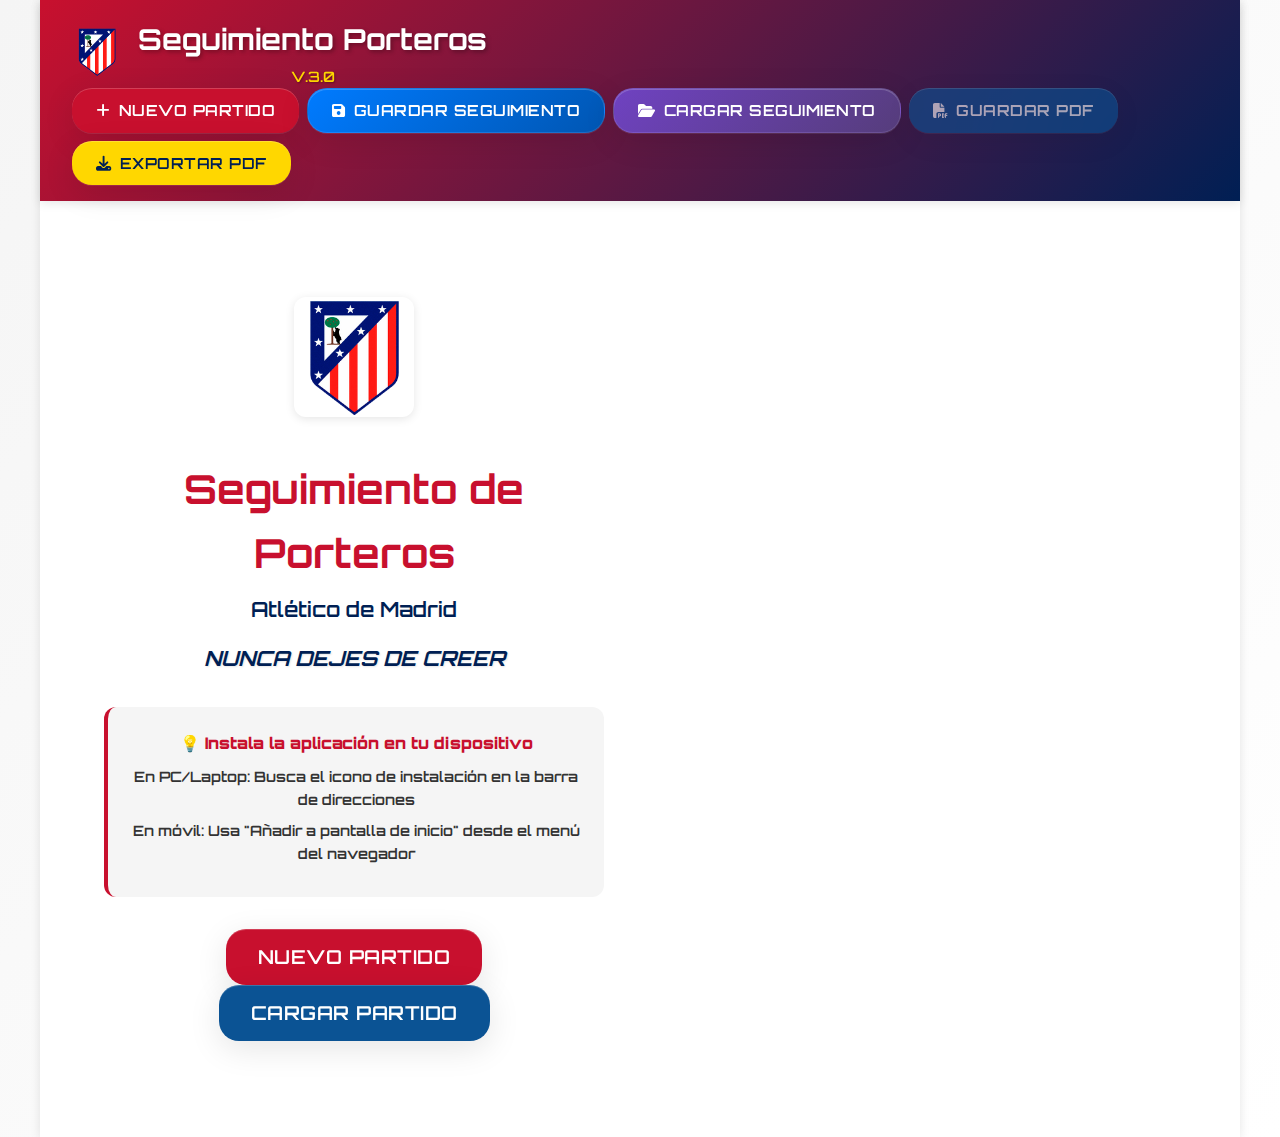
<file: index.html>
<!DOCTYPE html>
<html lang="es">
<head>
    <meta charset="UTF-8">
    <meta name="viewport" content="width=device-width, initial-scale=1.0">
    <title>Seguimiento Porteros - Atlético de Madrid</title>
    <link rel="icon" type="image/png" href="favicon.png">
    <link rel="shortcut icon" type="image/png" href="favicon.png">
    <link rel="apple-touch-icon" href="favicon.png">
    <link rel="stylesheet" href="https://cdnjs.cloudflare.com/ajax/libs/font-awesome/6.5.0/css/all.min.css">
    <link rel="preconnect" href="https://fonts.googleapis.com">
    <link rel="preconnect" href="https://fonts.gstatic.com" crossorigin>
    <link href="https://fonts.googleapis.com/css2?family=Orbitron:wght@400;500;600;700;800;900&display=swap" rel="stylesheet">
    <link rel="stylesheet" href="styles.css">
    <link rel="manifest" href="manifest.json">
    <meta name="theme-color" content="#c8102e">
    <meta name="apple-mobile-web-app-capable" content="yes">
    <meta name="apple-mobile-web-app-status-bar-style" content="default">
    <meta name="apple-mobile-web-app-title" content="Seguimiento Porteros ATM">
    <meta name="mobile-web-app-capable" content="yes">
    <meta name="application-name" content="Porteros ATM">
    <meta name="msapplication-TileColor" content="#c8102e">
    <meta name="msapplication-TileImage" content="favicon.png">
</head>
<body>
    <div class="app-container">
        <!-- Header -->
        <header class="header">
            <div class="logo-container">
                <img src="escudo-atm.png" alt="Atlético de Madrid" class="logo">
                <div class="title-container">
                    <h1>Seguimiento Porteros</h1>
                    <span class="version">V.3.0</span>
                </div>
            </div>
            <div class="match-info">
                <div class="match-controls">
                    <button id="newMatch" class="btn btn-primary">
                        <i class="fas fa-plus"></i> Nuevo Partido
                    </button>
                    <button id="saveTracking" class="btn btn-save">
                        <i class="fas fa-save"></i> Guardar Seguimiento
                    </button>
                    <button id="loadTracking" class="btn btn-load">
                        <i class="fas fa-folder-open"></i> Cargar Seguimiento
                    </button>
                    <button id="saveMatch" class="btn btn-secondary" disabled>
                        <i class="fas fa-file-pdf"></i> Guardar PDF
                    </button>
                    <button id="exportMatch" class="btn btn-accent">
                        <i class="fas fa-download"></i> Exportar PDF
                    </button>
                    <button id="installApp" class="btn btn-install" style="display: none;">
                        <i class="fas fa-mobile-alt"></i> Instalar App
                    </button>
                </div>
            </div>
        </header>

        <!-- Match Setup Modal -->
        <div id="matchModal" class="modal">
            <div class="modal-content">
                <h2>Configurar Partido</h2>
                <form id="matchForm">
                    <div class="form-row">
                        <div class="form-group">
                            <label for="club">Club:</label>
                            <input type="text" id="club" name="club" value="Atlético de Madrid" readonly style="background-color: #f8f9fa;">
                        </div>
                        <div class="form-group">
                            <label for="teamCategory">Seleccionar Equipo:</label>
                            <select id="teamCategory" name="teamCategory" required>
                                <option value="">Seleccionar equipo...</option>
                                <option value="Juvenil A">Juvenil A</option>
                                <option value="Juvenil B">Juvenil B</option>
                                <option value="Juvenil C">Juvenil C</option>
                                <option value="Juvenil D">Juvenil D</option>
                                <option value="Juvenil E">Juvenil E</option>
                                <option value="Cadete A">Cadete A</option>
                                <option value="Cadete B">Cadete B</option>
                                <option value="Cadete C">Cadete C</option>
                                <option value="Cadete D">Cadete D</option>
                                <option value="Cadete E">Cadete E</option>
                                <option value="Cadete F">Cadete F</option>
                                <option value="Infantil A">Infantil A</option>
                                <option value="Infantil B">Infantil B</option>
                                <option value="Infantil C">Infantil C</option>
                                <option value="Infantil D">Infantil D</option>
                                <option value="Infantil E">Infantil E</option>
                                <option value="Infantil F">Infantil F</option>
                                <option value="Alevín A">Alevín A</option>
                                <option value="Alevín B">Alevín B</option>
                                <option value="Alevín C">Alevín C</option>
                                <option value="Alevín F7 A">Alevín F7 A</option>
                                <option value="Alevín F7 B">Alevín F7 B</option>
                                <option value="Alevín F7 C">Alevín F7 C</option>
                                <option value="Benjamín A">Benjamín A</option>
                                <option value="Benjamín B">Benjamín B</option>
                                <option value="Benjamín C">Benjamín C</option>
                                <option value="Benjamín D">Benjamín D</option>
                                <option value="Benjamín E">Benjamín E</option>
                                <option value="Benjamín F">Benjamín F</option>
                                <option value="Prebenjamín A">Prebenjamín A</option>
                                <option value="Prebenjamín B">Prebenjamín B</option>
                                <option value="Prebenjamín C">Prebenjamín C</option>
                                <option value="Prebenjamín D">Prebenjamín D</option>
                                <option value="Prebenjamín E">Prebenjamín E</option>
                            </select>
                        </div>
                    </div>
                    <div class="form-row">
                        <div class="form-group">
                            <label for="matchType">Tipo de Partido:</label>
                            <select id="matchType" name="matchType" required>
                                <option value="">Seleccionar tipo...</option>
                                <option value="Liga">Liga</option>
                                <option value="Amistoso">Amistoso</option>
                                <option value="Torneo">Torneo</option>
                            </select>
                        </div>
                        <div class="form-group">
                            <label for="matchday">Jornada:</label>
                            <input type="number" id="matchday" name="matchday" min="1" required>
                        </div>
                    </div>
                    <div class="form-row">
                        <div class="form-group">
                            <label for="opponent">Rival:</label>
                            <input type="text" id="opponent" name="opponent" required>
                        </div>
                        <div class="form-group">
                            <label for="venue">Campo:</label>
                            <select id="venue" name="venue" required>
                                <option value="local">Local</option>
                                <option value="visitante">Visitante</option>
                            </select>
                        </div>
                    </div>
                    <div class="form-row">
                        <div class="form-group">
                            <label for="stadium">Estadio/Campo:</label>
                            <input type="text" id="stadium" name="stadium" placeholder="Nombre del estadio o campo" required>
                        </div>
                        <div class="form-group">
                            <label for="goalkeeperCoach"><i class="fas fa-whistle"></i> Entrenador de Porteros:</label>
                            <input type="text" id="goalkeeperCoach" name="goalkeeperCoach" placeholder="Nombre del entrenador" required>
                        </div>
                    </div>
                    <div class="form-row">
                        <div class="form-group">
                            <label for="goalkeeperTitular"><i class="fas fa-user-shield"></i> Portero Titular:</label>
                            <input type="text" id="goalkeeperTitular" name="goalkeeperTitular" required>
                        </div>
                        <div class="form-group">
                            <label for="goalkeeperSuplente"><i class="fas fa-user-friends"></i> Portero Suplente:</label>
                            <input type="text" id="goalkeeperSuplente" name="goalkeeperSuplente" required>
                        </div>
                    </div>
                    <div class="form-row">
                        <div class="form-group">
                            <label for="date">Fecha:</label>
                            <input type="date" id="date" name="date" required>
                        </div>
                    </div>
                    <div class="modal-actions">
                        <button type="button" id="cancelMatch" class="btn btn-secondary">
                            <i class="fas fa-times"></i> Cancelar
                        </button>
                        <button type="submit" class="btn btn-primary">
                            <i class="fas fa-play"></i> Iniciar Seguimiento
                        </button>
                    </div>
                </form>
            </div>
        </div>

        <!-- Load Tracking Modal -->
        <div id="loadModal" class="modal">
            <div class="modal-content">
                <h2><i class="fas fa-folder-open"></i> Cargar Seguimiento</h2>
                <div id="savedTrackingsList" class="saved-list">
                    <p class="no-saves">No hay seguimientos guardados</p>
                </div>
                <div class="modal-actions">
                    <button type="button" id="cancelLoad" class="btn btn-secondary">
                        <i class="fas fa-times"></i> Cancelar
                    </button>
                </div>
            </div>
        </div>

        <!-- Main Content -->
        <main class="main-content">
            <!-- Current Match Info -->
            <div id="currentMatch" class="current-match" style="display: none;">
                <div class="match-header">
                    <h2 id="matchTitle">Atlético de Madrid vs Rival</h2>
                    
                    <!-- Marcador -->
                    <div class="score-section">
                        <div class="score-team">
                            <span id="homeTeamName" class="team-name">Atlético de Madrid</span>
                            <div class="score-controls">
                                <button class="btn-score btn-small" onclick="app.addGoal('home')">+</button>
                                <span id="homeScore" class="score-display">0</span>
                                <button class="btn-score btn-small" onclick="app.removeGoal('home')">-</button>
                            </div>
                        </div>
                        <div class="score-separator">-</div>
                        <div class="score-team">
                            <span id="awayTeamName" class="team-name">Rival</span>
                            <div class="score-controls">
                                <button class="btn-score btn-small" onclick="app.addGoal('away')">+</button>
                                <span id="awayScore" class="score-display">0</span>
                                <button class="btn-score btn-small" onclick="app.removeGoal('away')">-</button>
                            </div>
                        </div>
                    </div>
                    
                    <div class="match-details">
                        <span id="matchDate"></span> | 
                        <span id="matchVenue"></span> | 
                        <span id="matchGoalkeeper"></span> (Activo)
                    </div>
                    <div class="match-extra-info">
                        <div><strong>Campo:</strong> <span id="matchStadium"></span></div>
                        <div><strong>Entrenador de Porteros:</strong> <span id="matchCoach"></span></div>
                    </div>
                    <div class="goalkeepers-info">
                        <div class="goalkeeper-item">
                            <strong>Titular:</strong> <span id="goalkeeperTitularDisplay"></span>
                            <span class="goalkeeper-minutes" id="titularMinutes">(0 min)</span>
                        </div>
                        <div class="goalkeeper-item">
                            <strong>Suplente:</strong> <span id="goalkeeperSuplenteDisplay"></span>
                            <span class="goalkeeper-minutes" id="suplenteMinutes">(0 min)</span>
                        </div>
                    </div>
                </div>
                
                <!-- Time Controls -->
                <div class="time-controls">
                    <div class="match-phases">
                        <button id="startFirstHalf" class="btn btn-phase">
                            <i class="fas fa-play"></i> Iniciar 1º Tiempo
                        </button>
                        <button id="endFirstHalf" class="btn btn-phase" disabled>
                            <i class="fas fa-stop"></i> Terminar 1º Tiempo
                        </button>
                        <button id="startSecondHalf" class="btn btn-phase" disabled>
                            <i class="fas fa-play"></i> Iniciar 2º Tiempo
                        </button>
                        <button id="endMatch" class="btn btn-phase" disabled>
                            <i class="fas fa-flag-checkered"></i> Finalizar Partido
                        </button>
                    </div>
                    <div class="timer-section">
                        <div class="current-phase" id="currentPhase">Partido No Iniciado</div>
                        <div class="timer">
                            <span id="currentTime">00:00</span>
                            <button id="pauseTimer" class="btn btn-small" disabled>
                            <i class="fas fa-pause"></i> Pausar
                        </button>
                        </div>
                    </div>
                </div>

                <!-- Goalkeeper Change -->
                <div class="goalkeeper-change">
                    <button id="goalkeeperChange" class="btn btn-accent">
                        <i class="fas fa-exchange-alt"></i> Cambio de Portero
                    </button>
                    <button id="addCustomGesture" class="btn btn-warning">
                        <i class="fas fa-plus-circle"></i> Añadir Gesto Técnico
                    </button>
                    <button id="addObservation" class="btn btn-info">
                        <i class="fas fa-clipboard"></i> Añadir Observación
                    </button>
                </div>

                <!-- Action Categories -->
                <div class="action-categories">
                    <div class="category-tabs">
                        <button class="tab-btn active" data-category="defensive">Defensivas</button>
                        <button class="tab-btn" data-category="reincorporation">Reincorporaciones</button>
                        <button class="tab-btn" data-category="offensive">Ofensivas</button>
                        <button class="tab-btn" data-category="other">Situaciones Tácticas</button>
                    </div>

                    <!-- Defensive Actions -->
                    <div id="defensive" class="action-category active">
                        <h3>Acciones Defensivas</h3>
                        <div class="actions-grid">
                            <div class="action-group">
                                <h4>Blocajes</h4>
                                <div class="action-item">
                                    <div class="action-name">Blocaje Frontal Raso</div>
                                    <div class="action-buttons">
                                        <button class="btn btn-error" data-action="blocaje_frontal_raso" data-result="error">
                                            <i class="fas fa-times"></i> Error
                                        </button>
                                        <button class="btn btn-success" data-action="blocaje_frontal_raso" data-result="correcto">
                                            <i class="fas fa-check"></i> Correcto
                                        </button>
                                    </div>
                                </div>
                                <div class="action-item">
                                    <div class="action-name">Blocaje Lateral Raso</div>
                                    <div class="action-buttons">
                                        <button class="btn btn-error" data-action="blocaje_lateral_raso" data-result="error"><i class="fas fa-times"></i> Error</button>
                                        <button class="btn btn-success" data-action="blocaje_lateral_raso" data-result="correcto"><i class="fas fa-check"></i> Correcto</button>
                                    </div>
                                </div>
                                <div class="action-item">
                                    <div class="action-name">Blocaje Lateral Media Altura</div>
                                    <div class="action-buttons">
                                        <button class="btn btn-error" data-action="blocaje_lateral_media" data-result="error"><i class="fas fa-times"></i> Error</button>
                                        <button class="btn btn-success" data-action="blocaje_lateral_media" data-result="correcto"><i class="fas fa-check"></i> Correcto</button>
                                    </div>
                                </div>
                                <div class="action-item">
                                    <div class="action-name">Blocaje Frontal Media Altura</div>
                                    <div class="action-buttons">
                                        <button class="btn btn-error" data-action="blocaje_frontal_media" data-result="error"><i class="fas fa-times"></i> Error</button>
                                        <button class="btn btn-success" data-action="blocaje_frontal_media" data-result="correcto"><i class="fas fa-check"></i> Correcto</button>
                                    </div>
                                </div>
                                <div class="action-item">
                                    <div class="action-name">Blocaje Aéreo</div>
                                    <div class="action-buttons">
                                        <button class="btn btn-error" data-action="blocaje_aereo" data-result="error"><i class="fas fa-times"></i> Error</button>
                                        <button class="btn btn-success" data-action="blocaje_aereo" data-result="correcto"><i class="fas fa-check"></i> Correcto</button>
                                    </div>
                                </div>
                            </div>

                            <div class="action-group">
                                <h4>Desvíos</h4>
                                <div class="action-item">
                                    <div class="action-name">Desvío Mano Natural</div>
                                    <div class="action-buttons">
                                        <button class="btn btn-error" data-action="desvio_mano_natural" data-result="error"><i class="fas fa-times"></i> Error</button>
                                        <button class="btn btn-success" data-action="desvio_mano_natural" data-result="correcto"><i class="fas fa-check"></i> Correcto</button>
                                    </div>
                                </div>
                                <div class="action-item">
                                    <div class="action-name">Desvío Mano Cambio</div>
                                    <div class="action-buttons">
                                        <button class="btn btn-error" data-action="desvio_mano_cambio" data-result="error"><i class="fas fa-times"></i> Error</button>
                                        <button class="btn btn-success" data-action="desvio_mano_cambio" data-result="correcto"><i class="fas fa-check"></i> Correcto</button>
                                    </div>
                                </div>
                                <div class="action-item">
                                    <div class="action-name">Desvío 2 Manos</div>
                                    <div class="action-buttons">
                                        <button class="btn btn-error" data-action="desvio_2_manos" data-result="error"><i class="fas fa-times"></i> Error</button>
                                        <button class="btn btn-success" data-action="desvio_2_manos" data-result="correcto"><i class="fas fa-check"></i> Correcto</button>
                                    </div>
                                </div>
                            </div>

                            <div class="action-group">
                                <h4>Juego Aéreo</h4>
                                <div class="action-item">
                                    <div class="action-name">Despeje 1 Puño</div>
                                    <div class="action-buttons">
                                        <button class="btn btn-error" data-action="despeje_1_puno" data-result="error"><i class="fas fa-times"></i> Error</button>
                                        <button class="btn btn-success" data-action="despeje_1_puno" data-result="correcto"><i class="fas fa-check"></i> Correcto</button>
                                    </div>
                                </div>
                                <div class="action-item">
                                    <div class="action-name">Despeje 2 Puños</div>
                                    <div class="action-buttons">
                                        <button class="btn btn-error" data-action="despeje_2_punos" data-result="error"><i class="fas fa-times"></i> Error</button>
                                        <button class="btn btn-success" data-action="despeje_2_punos" data-result="correcto"><i class="fas fa-check"></i> Correcto</button>
                                    </div>
                                </div>
                                <div class="action-item">
                                    <div class="action-name">Prolongación</div>
                                    <div class="action-buttons">
                                        <button class="btn btn-error" data-action="prolongacion_def" data-result="error"><i class="fas fa-times"></i> Error</button>
                                        <button class="btn btn-success" data-action="prolongacion_def" data-result="correcto"><i class="fas fa-check"></i> Correcto</button>
                                    </div>
                                </div>
                            </div>

                            <div class="action-group">
                                <h4>1vs1</h4>
                                <div class="action-item">
                                    <div class="action-name">Reducción de Espacios</div>
                                    <div class="action-buttons">
                                        <button class="btn btn-error" data-action="reduccion_espacios" data-result="error"><i class="fas fa-times"></i> Error</button>
                                        <button class="btn btn-success" data-action="reduccion_espacios" data-result="correcto"><i class="fas fa-check"></i> Correcto</button>
                                    </div>
                                </div>
                                <div class="action-item">
                                    <div class="action-name">Posición Cruz</div>
                                    <div class="action-buttons">
                                        <button class="btn btn-error" data-action="posicion_cruz" data-result="error"><i class="fas fa-times"></i> Error</button>
                                        <button class="btn btn-success" data-action="posicion_cruz" data-result="correcto"><i class="fas fa-check"></i> Correcto</button>
                                    </div>
                                </div>
                                <div class="action-item">
                                    <div class="action-name">Apertura</div>
                                    <div class="action-buttons">
                                        <button class="btn btn-error" data-action="apertura" data-result="error"><i class="fas fa-times"></i> Error</button>
                                        <button class="btn btn-success" data-action="apertura" data-result="correcto"><i class="fas fa-check"></i> Correcto</button>
                                    </div>
                                </div>
                            </div>

                            <div class="action-group">
                                <h4>Otras Defensivas</h4>
                                <div class="action-item">
                                    <div class="action-name">Rechace</div>
                                    <div class="action-buttons">
                                        <button class="btn btn-error" data-action="rechace" data-result="error"><i class="fas fa-times"></i> Error</button>
                                        <button class="btn btn-success" data-action="rechace" data-result="correcto"><i class="fas fa-check"></i> Correcto</button>
                                    </div>
                                </div>
                            </div>
                        </div>
                    </div>

                    <!-- Reincorporation Actions -->
                    <div id="reincorporation" class="action-category">
                        <h3>Reincorporaciones</h3>
                        <div class="actions-grid">
                            <div class="action-group">
                                <h4>Tipos de Reincorporación</h4>
                                <div class="action-item">
                                    <div class="action-name">Posición Básica</div>
                                    <div class="action-buttons">
                                        <button class="btn btn-error" data-action="reinc_posicion_basica" data-result="error"><i class="fas fa-times"></i> Error</button>
                                        <button class="btn btn-success" data-action="reinc_posicion_basica" data-result="correcto"><i class="fas fa-check"></i> Correcto</button>
                                    </div>
                                </div>
                                <div class="action-item">
                                    <div class="action-name">Mismo Lado</div>
                                    <div class="action-buttons">
                                        <button class="btn btn-error" data-action="reinc_mismo_lado" data-result="error"><i class="fas fa-times"></i> Error</button>
                                        <button class="btn btn-success" data-action="reinc_mismo_lado" data-result="correcto"><i class="fas fa-check"></i> Correcto</button>
                                    </div>
                                </div>
                                <div class="action-item">
                                    <div class="action-name">Lado Contrario</div>
                                    <div class="action-buttons">
                                        <button class="btn btn-error" data-action="reinc_lado_contrario" data-result="error"><i class="fas fa-times"></i> Error</button>
                                        <button class="btn btn-success" data-action="reinc_lado_contrario" data-result="correcto"><i class="fas fa-check"></i> Correcto</button>
                                    </div>
                                </div>
                                <div class="action-item">
                                    <div class="action-name">Tras Blocaje</div>
                                    <div class="action-buttons">
                                        <button class="btn btn-error" data-action="reinc_tras_blocaje" data-result="error"><i class="fas fa-times"></i> Error</button>
                                        <button class="btn btn-success" data-action="reinc_tras_blocaje" data-result="correcto"><i class="fas fa-check"></i> Correcto</button>
                                    </div>
                                </div>
                            </div>
                        </div>
                    </div>

                    <!-- Offensive Actions -->
                    <div id="offensive" class="action-category">
                        <h3>Acciones Ofensivas</h3>
                        <div class="actions-grid">
                            <div class="action-group">
                                <h4>Pases con Mano</h4>
                                <div class="action-item">
                                    <div class="action-name">Pase Mano Raso</div>
                                    <div class="action-buttons">
                                        <button class="btn btn-error" data-action="pase_mano_raso" data-result="error"><i class="fas fa-times"></i> Error</button>
                                        <button class="btn btn-success" data-action="pase_mano_raso" data-result="correcto"><i class="fas fa-check"></i> Correcto</button>
                                    </div>
                                </div>
                                <div class="action-item">
                                    <div class="action-name">Pase Mano Picado</div>
                                    <div class="action-buttons">
                                        <button class="btn btn-error" data-action="pase_mano_picado" data-result="error"><i class="fas fa-times"></i> Error</button>
                                        <button class="btn btn-success" data-action="pase_mano_picado" data-result="correcto"><i class="fas fa-check"></i> Correcto</button>
                                    </div>
                                </div>
                                <div class="action-item">
                                    <div class="action-name">Pase Mano Alto</div>
                                    <div class="action-buttons">
                                        <button class="btn btn-error" data-action="pase_mano_alto" data-result="error"><i class="fas fa-times"></i> Error</button>
                                        <button class="btn btn-success" data-action="pase_mano_alto" data-result="correcto"><i class="fas fa-check"></i> Correcto</button>
                                    </div>
                                </div>
                            </div>

                            <div class="action-group">
                                <h4>Pases con Pie</h4>
                                <div class="action-item">
                                    <div class="action-name">Volea</div>
                                    <div class="action-buttons">
                                        <button class="btn btn-error" data-action="volea" data-result="error"><i class="fas fa-times"></i> Error</button>
                                        <button class="btn btn-success" data-action="volea" data-result="correcto"><i class="fas fa-check"></i> Correcto</button>
                                    </div>
                                </div>
                                <div class="action-item">
                                    <div class="action-name">Pase Corto</div>
                                    <div class="action-buttons">
                                        <button class="btn btn-error" data-action="pase_corto" data-result="error"><i class="fas fa-times"></i> Error</button>
                                        <button class="btn btn-success" data-action="pase_corto" data-result="correcto"><i class="fas fa-check"></i> Correcto</button>
                                    </div>
                                </div>
                                <div class="action-item">
                                    <div class="action-name">Pase Largo</div>
                                    <div class="action-buttons">
                                        <button class="btn btn-error" data-action="pase_largo" data-result="error"><i class="fas fa-times"></i> Error</button>
                                        <button class="btn btn-success" data-action="pase_largo" data-result="correcto"><i class="fas fa-check"></i> Correcto</button>
                                    </div>
                                </div>
                                <div class="action-item">
                                    <div class="action-name">Despeje</div>
                                    <div class="action-buttons">
                                        <button class="btn btn-error" data-action="despeje_ofensivo" data-result="error"><i class="fas fa-times"></i> Error</button>
                                        <button class="btn btn-success" data-action="despeje_ofensivo" data-result="correcto"><i class="fas fa-check"></i> Correcto</button>
                                    </div>
                                </div>
                            </div>

                            <div class="action-group">
                                <h4>Continuidad en el Juego</h4>
                                <div class="action-item">
                                    <div class="action-name">Perfilamiento + Control Orientado + pase corto</div>
                                    <div class="action-buttons">
                                        <button class="btn btn-error" data-action="perfilamiento_control_orientado" data-result="error"><i class="fas fa-times"></i> Error</button>
                                        <button class="btn btn-success" data-action="perfilamiento_control_orientado" data-result="correcto"><i class="fas fa-check"></i> Correcto</button>
                                    </div>
                                </div>
                                <div class="action-item">
                                    <div class="action-name">Perfilamiento + Control Orientado + pase largo</div>
                                    <div class="action-buttons">
                                        <button class="btn btn-error" data-action="perfilamiento_control_orientado_largo" data-result="error"><i class="fas fa-times"></i> Error</button>
                                        <button class="btn btn-success" data-action="perfilamiento_control_orientado_largo" data-result="correcto"><i class="fas fa-check"></i> Correcto</button>
                                    </div>
                                </div>
                                <div class="action-item">
                                    <div class="action-name">Pase Largo con Control Previo</div>
                                    <div class="action-buttons">
                                        <button class="btn btn-error" data-action="pase_largo_control_previo" data-result="error"><i class="fas fa-times"></i> Error</button>
                                        <button class="btn btn-success" data-action="pase_largo_control_previo" data-result="correcto"><i class="fas fa-check"></i> Correcto</button>
                                    </div>
                                </div>
                                <div class="action-item">
                                    <div class="action-name">Pase Largo con Balón en Movimiento</div>
                                    <div class="action-buttons">
                                        <button class="btn btn-error" data-action="pase_largo_balon_movimiento" data-result="error"><i class="fas fa-times"></i> Error</button>
                                        <button class="btn btn-success" data-action="pase_largo_balon_movimiento" data-result="correcto"><i class="fas fa-check"></i> Correcto</button>
                                    </div>
                                </div>
                            </div>
                        </div>
                    </div>

                    <!-- Other Actions -->
                    <div id="other" class="action-category">
                        <h3>Situaciones Tácticas</h3>
                        <div class="actions-grid">
                            <div class="action-group">
                                <h4>Posicionamiento y Táctica</h4>
                                <div class="action-item">
                                    <div class="action-name">Posicionamiento y Bisectriz</div>
                                    <div class="action-buttons">
                                        <button class="btn btn-error" data-action="posicionamiento_bisectriz" data-result="error"><i class="fas fa-times"></i> Error</button>
                                        <button class="btn btn-success" data-action="posicionamiento_bisectriz" data-result="correcto"><i class="fas fa-check"></i> Correcto</button>
                                    </div>
                                </div>
                                <div class="action-item">
                                    <div class="action-name">Visión de Juego</div>
                                    <div class="action-buttons">
                                        <button class="btn btn-error" data-action="vision_juego" data-result="error"><i class="fas fa-times"></i> Error</button>
                                        <button class="btn btn-success" data-action="vision_juego" data-result="correcto"><i class="fas fa-check"></i> Correcto</button>
                                    </div>
                                </div>
                                <div class="action-item">
                                    <div class="action-name">Saltar Líneas</div>
                                    <div class="action-buttons">
                                        <button class="btn btn-error" data-action="saltar_lineas" data-result="error"><i class="fas fa-times"></i> Error</button>
                                        <button class="btn btn-success" data-action="saltar_lineas" data-result="correcto"><i class="fas fa-check"></i> Correcto</button>
                                    </div>
                                </div>
                                <div class="action-item">
                                    <div class="action-name">Posicionamiento en Fase Ofensiva</div>
                                    <div class="action-buttons">
                                        <button class="btn btn-error" data-action="posicionamiento_fase_ofensiva" data-result="error"><i class="fas fa-times"></i> Error</button>
                                        <button class="btn btn-success" data-action="posicionamiento_fase_ofensiva" data-result="correcto"><i class="fas fa-check"></i> Correcto</button>
                                    </div>
                                </div>
                                <div class="action-item">
                                    <div class="action-name">Posicionamiento en Fase Defensiva</div>
                                    <div class="action-buttons">
                                        <button class="btn btn-error" data-action="posicionamiento_fase_defensiva" data-result="error"><i class="fas fa-times"></i> Error</button>
                                        <button class="btn btn-success" data-action="posicionamiento_fase_defensiva" data-result="correcto"><i class="fas fa-check"></i> Correcto</button>
                                    </div>
                                </div>
                            </div>

                            <div class="action-group">
                                <h4>Comunicación</h4>
                                <div class="action-item">
                                    <div class="action-name">Comunicación Verbal</div>
                                    <div class="action-buttons">
                                        <button class="btn btn-error" data-action="comunicacion_verbal" data-result="error"><i class="fas fa-times"></i> Error</button>
                                        <button class="btn btn-success" data-action="comunicacion_verbal" data-result="correcto"><i class="fas fa-check"></i> Correcto</button>
                                    </div>
                                </div>
                                <div class="action-item">
                                    <div class="action-name">Comunicación No Verbal</div>
                                    <div class="action-buttons">
                                        <button class="btn btn-error" data-action="comunicacion_no_verbal" data-result="error"><i class="fas fa-times"></i> Error</button>
                                        <button class="btn btn-success" data-action="comunicacion_no_verbal" data-result="correcto"><i class="fas fa-check"></i> Correcto</button>
                                    </div>
                                </div>
                            </div>

                            <div class="action-group">
                                <h4>Juego de Construcción</h4>
                                <div class="action-item">
                                    <div class="action-name">Pase a la Espalda de la Defensa</div>
                                    <div class="action-buttons">
                                        <button class="btn btn-error" data-action="pase_espalda_defensa" data-result="error"><i class="fas fa-times"></i> Error</button>
                                        <button class="btn btn-success" data-action="pase_espalda_defensa" data-result="correcto"><i class="fas fa-check"></i> Correcto</button>
                                    </div>
                                </div>
                                <div class="action-item">
                                    <div class="action-name">Desmarques de Apoyo</div>
                                    <div class="action-buttons">
                                        <button class="btn btn-error" data-action="desmarques_apoyo" data-result="error"><i class="fas fa-times"></i> Error</button>
                                        <button class="btn btn-success" data-action="desmarques_apoyo" data-result="correcto"><i class="fas fa-check"></i> Correcto</button>
                                    </div>
                                </div>
                                <div class="action-item">
                                    <div class="action-name">Despejes Orientados</div>
                                    <div class="action-buttons">
                                        <button class="btn btn-error" data-action="despejes_orientados" data-result="error"><i class="fas fa-times"></i> Error</button>
                                        <button class="btn btn-success" data-action="despejes_orientados" data-result="correcto"><i class="fas fa-check"></i> Correcto</button>
                                    </div>
                                </div>
                            </div>
                            
                            <!-- Custom Gestures -->
                            <div class="action-group" id="customGesturesGroup" style="display: none;">
                                <h4>Gestos Técnicos Personalizados</h4>
                                <div id="customGesturesList">
                                    <!-- Los gestos personalizados aparecerán aquí -->
                                </div>
                            </div>
                        </div>
                    </div>
                </div>

                <!-- Action Log -->
                <div class="action-log">
                    <h3>Registro de Acciones</h3>
                    <div class="log-filters">
                        <button class="filter-btn active" data-filter="all">
                            <i class="fas fa-list"></i> Todas
                        </button>
                        <button class="filter-btn" data-filter="error">
                            <i class="fas fa-times-circle"></i> Errores
                        </button>
                        <button class="filter-btn" data-filter="correcto">
                            <i class="fas fa-check-circle"></i> Correctas
                        </button>
                        <button class="filter-btn" data-filter="first">
                            <i class="fas fa-clock"></i> 1º Tiempo
                        </button>
                        <button class="filter-btn" data-filter="second">
                            <i class="fas fa-clock"></i> 2º Tiempo
                        </button>
                    </div>
                    <div id="actionsList" class="actions-list">
                        <!-- Las acciones aparecerán aquí dinámicamente -->
                    </div>
                </div>

                <!-- Statistics Summary -->
                <div class="statistics">
                    <h3>Estadísticas del Partido</h3>
                    <div class="stats-grid">
                        <div class="stat-card">
                            <div class="stat-number" id="totalActions">0</div>
                            <div class="stat-label">Total Acciones</div>
                        </div>
                        <div class="stat-card success">
                            <div class="stat-number" id="correctActions">0</div>
                            <div class="stat-label">Correctas</div>
                        </div>
                        <div class="stat-card error">
                            <div class="stat-number" id="errorActions">0</div>
                            <div class="stat-label">Errores</div>
                        </div>
                        <div class="stat-card">
                            <div class="stat-number" id="successRate">0%</div>
                            <div class="stat-label">% Acierto</div>
                        </div>
                    </div>
                </div>
            </div>

            <!-- Welcome Screen -->
            <div id="welcomeScreen" class="welcome-screen">
                <div class="welcome-content">
                    <img src="escudo-atm.png" alt="Atlético de Madrid" class="welcome-logo">
                    <h2>Seguimiento de Porteros</h2>
                    <p>Atlético de Madrid</p>
                    <p class="slogan">NUNCA DEJES DE CREER</p>
                    <div class="welcome-info">
                        <p><strong>💡 Instala la aplicación en tu dispositivo</strong></p>
                        <p>En PC/Laptop: Busca el icono de instalación en la barra de direcciones</p>
                        <p>En móvil: Usa "Añadir a pantalla de inicio" desde el menú del navegador</p>
                    </div>
                    <button id="startNewMatch" class="btn btn-primary btn-large">Nuevo Partido</button>
                    <button id="loadMatch" class="btn btn-secondary btn-large">Cargar Partido</button>
                </div>
            </div>
        </main>

        <!-- Goalkeeper Change Modal -->
        <div id="goalkeeperChangeModal" class="modal">
            <div class="modal-content">
                <h2>Cambio de Portero</h2>
                <form id="goalkeeperChangeForm">
                    <div class="form-group">
                        <label for="newGoalkeeper">Nuevo Portero:</label>
                        <select id="newGoalkeeper" name="newGoalkeeper" required>
                            <option value="">Seleccionar portero</option>
                            <!-- Las opciones se llenarán dinámicamente -->
                        </select>
                    </div>
                    <div class="form-group">
                        <label for="changeReason">Motivo del Cambio:</label>
                        <select id="changeReason" name="changeReason" required>
                            <option value="lesion">Lesión</option>
                            <option value="tecnico">Técnico</option>
                            <option value="tarjeta">Tarjeta Roja</option>
                            <option value="otros">Otros</option>
                        </select>
                    </div>
                    <div class="modal-actions">
                        <button type="button" id="cancelGoalkeeperChange" class="btn btn-secondary">Cancelar</button>
                        <button type="submit" class="btn btn-primary">Confirmar Cambio</button>
                    </div>
                </form>
            </div>
        </div>

        <!-- Custom Gesture Modal -->
        <div id="customGestureModal" class="modal">
            <div class="modal-content">
                <h2>Añadir Gesto Técnico</h2>
                <form id="customGestureForm">
                    <div class="form-group">
                        <label for="gestureName">Nombre del Gesto:</label>
                        <input type="text" id="gestureName" name="gestureName" required placeholder="Ej: Pase largo con precisión">
                    </div>
                    <div class="form-group">
                        <label for="gestureCategory">Categoría:</label>
                        <select id="gestureCategory" name="gestureCategory" required>
                            <option value="defensivas">Defensivas</option>
                            <option value="ofensivas">Ofensivas</option>
                            <option value="reincorporaciones">Reincorporaciones</option>
                            <option value="situaciones_tacticas">Situaciones Tácticas</option>
                        </select>
                    </div>
                    <div class="modal-actions">
                        <button type="button" id="cancelCustomGesture" class="btn btn-secondary">Cancelar</button>
                        <button type="submit" class="btn btn-primary">Añadir Gesto</button>
                    </div>
                </form>
            </div>
        </div>

        <!-- Observation Modal -->
        <div id="observationModal" class="modal">
            <div class="modal-content">
                <h2>Añadir Observación</h2>
                <form id="observationForm">
                    <div class="form-group">
                        <label for="observationText">Observación:</label>
                        <textarea id="observationText" name="observationText" rows="4" 
                                  placeholder="Ejemplo: Fran falla en gol porque está muy atrasado en relación con su defensa" 
                                  required style="width: 100%; resize: vertical;"></textarea>
                    </div>
                    <div class="modal-actions">
                        <button type="button" id="cancelObservation" class="btn btn-secondary">Cancelar</button>
                        <button type="submit" class="btn btn-primary">Añadir</button>
                    </div>
                </form>
            </div>
        </div>

        <!-- Goal Against Modal -->
        <div id="goalAgainstModal" class="modal">
            <div class="modal-content">
                <h2>Gol en Contra</h2>
                <form id="goalAgainstForm">
                    <div class="form-group">
                        <label for="goalAgainstGoalkeeper">Portero que recibió el gol:</label>
                        <select id="goalAgainstGoalkeeper" name="goalAgainstGoalkeeper" required>
                            <option value="">Seleccionar portero...</option>
                            <option value="titular">Titular</option>
                            <option value="suplente">Suplente</option>
                        </select>
                    </div>
                    <div class="form-group">
                        <label for="goalType">Forma en que se recibe el gol:</label>
                        <select id="goalType" name="goalType" required>
                            <option value="">Seleccionar forma...</option>
                            <option value="penalti">Penalti</option>
                            <option value="cabeza">Cabeza</option>
                            <option value="frontal_area">Desde frontal del área</option>
                            <option value="jugada_colectiva">Jugada colectiva</option>
                            <option value="tiro_libre">Tiro libre</option>
                            <option value="corner">Córner</option>
                            <option value="dentro_area">Dentro del área</option>
                            <option value="fuera_area">Fuera del área</option>
                            <option value="contragolpe">Contragolpe</option>
                            <option value="tiro_lejano">Tiro lejano</option>
                            <option value="jugada_individual">Jugada individual</option>
                            <option value="falta_lateral">Falta lateral</option>
                            <option value="rebote">Rebote</option>
                            <option value="autogol">Autogol</option>
                        </select>
                    </div>
                    <div class="form-group">
                        <label for="goalkeeperFault">¿Fue fallo del portero?</label>
                        <select id="goalkeeperFault" name="goalkeeperFault" required>
                            <option value="">Seleccionar...</option>
                            <option value="si">Sí, fue fallo del portero</option>
                            <option value="no">No, fue fallo del portero</option>
                            <option value="dudoso">Dudoso / Debatible</option>
                        </select>
                    </div>
                    <div class="modal-actions">
                        <button type="button" id="cancelGoalAgainst" class="btn btn-secondary">Cancelar</button>
                        <button type="submit" class="btn btn-primary">Confirmar</button>
                    </div>
                </form>
            </div>
        </div>
    </div>

    <script src="jspdf.umd.min.js"></script>
    <script src="app.js"></script>
</body>
</html>
</file>
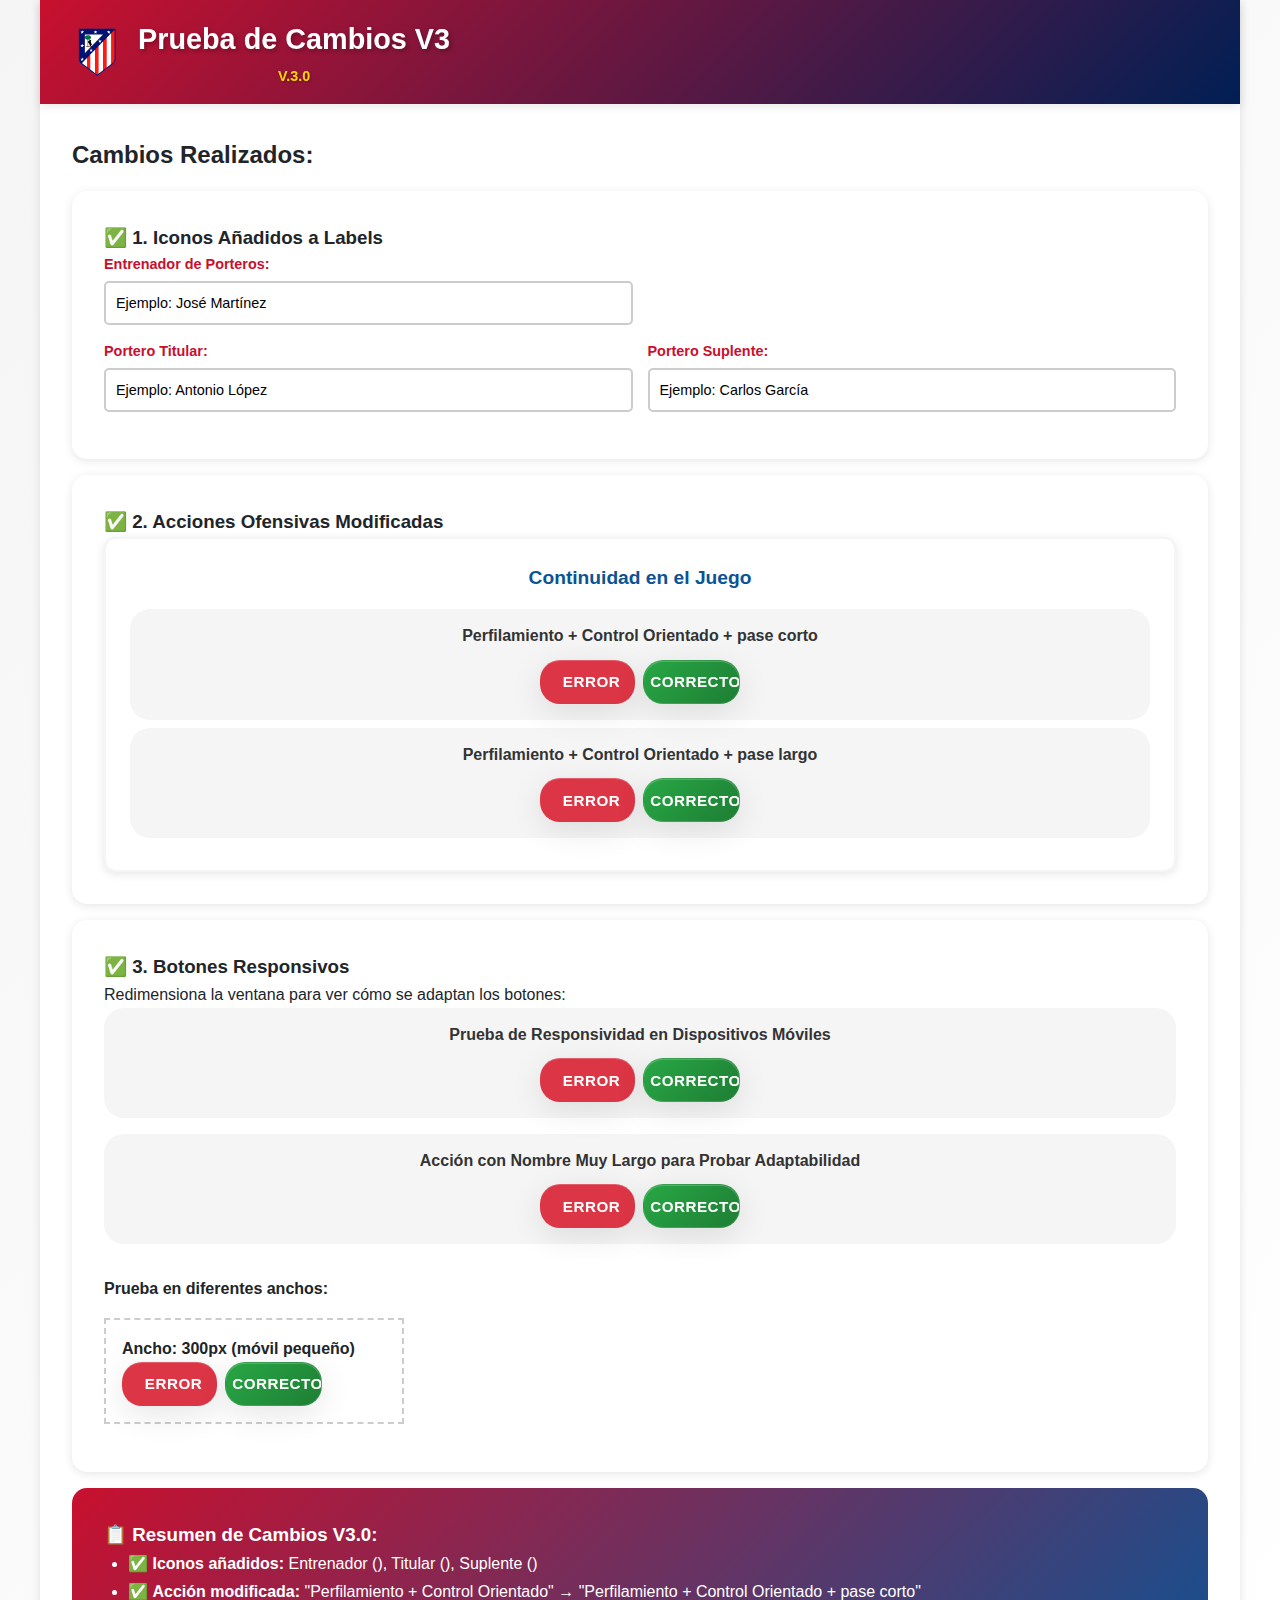
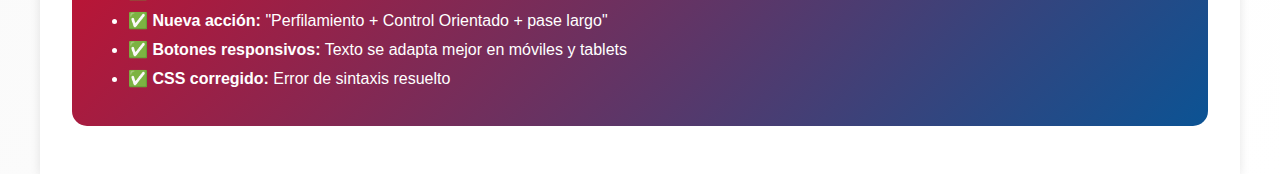
<file: test_cambios_v3.html>
<!DOCTYPE html>
<html lang="es">
<head>
    <meta charset="UTF-8">
    <meta name="viewport" content="width=device-width, initial-scale=1.0">
    <title>Prueba de Cambios V3 - Porteros ATM</title>
    <link rel="stylesheet" href="https://cdnjs.cloudflare.com/ajax/libs/font-awesome/6.5.0/css/all.min.css">
    <link rel="preconnect" href="https://fonts.googleapis.com">
    <link rel="preconnect" href="https://fonts.gstatic.com" crossorigin>
    <link href="https://fonts.googleapis.com/css2?family=Orbitron:wght@400;500;600;700;800;900&display=swap" rel="stylesheet">
    <link rel="stylesheet" href="styles.css">
</head>
<body>
    <div class="app-container">
        <header class="header">
            <div class="logo-container">
                <img src="escudo-atm.png" alt="Atlético de Madrid" class="logo">
                <div class="title-container">
                    <h1>Prueba de Cambios V3</h1>
                    <span class="version">V.3.0</span>
                </div>
            </div>
        </header>

        <main class="main-content">
            <h2>Cambios Realizados:</h2>
            
            <!-- Prueba de Iconos en Labels -->
            <div style="background: white; padding: 2rem; margin: 1rem 0; border-radius: 15px; box-shadow: var(--shadow);">
                <h3>✅ 1. Iconos Añadidos a Labels</h3>
                <div class="form-row">
                    <div class="form-group">
                        <label for="test1"><i class="fas fa-whistle"></i> Entrenador de Porteros:</label>
                        <input type="text" id="test1" value="Ejemplo: José Martínez" readonly>
                    </div>
                </div>
                <div class="form-row">
                    <div class="form-group">
                        <label for="test2"><i class="fas fa-user-shield"></i> Portero Titular:</label>
                        <input type="text" id="test2" value="Ejemplo: Antonio López" readonly>
                    </div>
                    <div class="form-group">
                        <label for="test3"><i class="fas fa-user-friends"></i> Portero Suplente:</label>
                        <input type="text" id="test3" value="Ejemplo: Carlos García" readonly>
                    </div>
                </div>
            </div>

            <!-- Prueba de Nuevas Acciones Ofensivas -->
            <div style="background: white; padding: 2rem; margin: 1rem 0; border-radius: 15px; box-shadow: var(--shadow);">
                <h3>✅ 2. Acciones Ofensivas Modificadas</h3>
                <div class="action-group">
                    <h4>Continuidad en el Juego</h4>
                    <div class="action-item">
                        <div class="action-name">Perfilamiento + Control Orientado + pase corto</div>
                        <div class="action-buttons">
                            <button class="btn btn-error"><i class="fas fa-times"></i> Error</button>
                            <button class="btn btn-success"><i class="fas fa-check"></i> Correcto</button>
                        </div>
                    </div>
                    <div class="action-item">
                        <div class="action-name">Perfilamiento + Control Orientado + pase largo</div>
                        <div class="action-buttons">
                            <button class="btn btn-error"><i class="fas fa-times"></i> Error</button>
                            <button class="btn btn-success"><i class="fas fa-check"></i> Correcto</button>
                        </div>
                    </div>
                </div>
            </div>

            <!-- Prueba de Responsividad -->
            <div style="background: white; padding: 2rem; margin: 1rem 0; border-radius: 15px; box-shadow: var(--shadow);">
                <h3>✅ 3. Botones Responsivos</h3>
                <p>Redimensiona la ventana para ver cómo se adaptan los botones:</p>
                
                <div class="action-item">
                    <div class="action-name">Prueba de Responsividad en Dispositivos Móviles</div>
                    <div class="action-buttons">
                        <button class="btn btn-error"><i class="fas fa-times"></i> Error</button>
                        <button class="btn btn-success"><i class="fas fa-check"></i> Correcto</button>
                    </div>
                </div>

                <div class="action-item" style="margin-top: 1rem;">
                    <div class="action-name">Acción con Nombre Muy Largo para Probar Adaptabilidad</div>
                    <div class="action-buttons">
                        <button class="btn btn-error"><i class="fas fa-times"></i> Error</button>
                        <button class="btn btn-success"><i class="fas fa-check"></i> Correcto</button>
                    </div>
                </div>

                <!-- Prueba específica en diferentes anchos -->
                <div style="margin-top: 2rem;">
                    <h4>Prueba en diferentes anchos:</h4>
                    <div style="width: 300px; border: 2px dashed #ccc; padding: 1rem; margin: 1rem 0;">
                        <p><strong>Ancho: 300px (móvil pequeño)</strong></p>
                        <div class="action-buttons">
                            <button class="btn btn-error"><i class="fas fa-times"></i> Error</button>
                            <button class="btn btn-success"><i class="fas fa-check"></i> Correcto</button>
                        </div>
                    </div>
                </div>
            </div>

            <!-- Resumen de cambios -->
            <div style="background: linear-gradient(135deg, #c8102e 0%, #0b5394 100%); color: white; padding: 2rem; margin: 1rem 0; border-radius: 15px;">
                <h3>📋 Resumen de Cambios V3.0:</h3>
                <ul style="margin-left: 1.5rem; line-height: 1.8;">
                    <li>✅ <strong>Iconos añadidos:</strong> Entrenador (<i class="fas fa-whistle"></i>), Titular (<i class="fas fa-user-shield"></i>), Suplente (<i class="fas fa-user-friends"></i>)</li>
                    <li>✅ <strong>Acción modificada:</strong> "Perfilamiento + Control Orientado" → "Perfilamiento + Control Orientado + pase corto"</li>
                    <li>✅ <strong>Nueva acción:</strong> "Perfilamiento + Control Orientado + pase largo"</li>
                    <li>✅ <strong>Botones responsivos:</strong> Texto se adapta mejor en móviles y tablets</li>
                    <li>✅ <strong>CSS corregido:</strong> Error de sintaxis resuelto</li>
                </ul>
            </div>
        </main>
    </div>
</body>
</html>
</file>
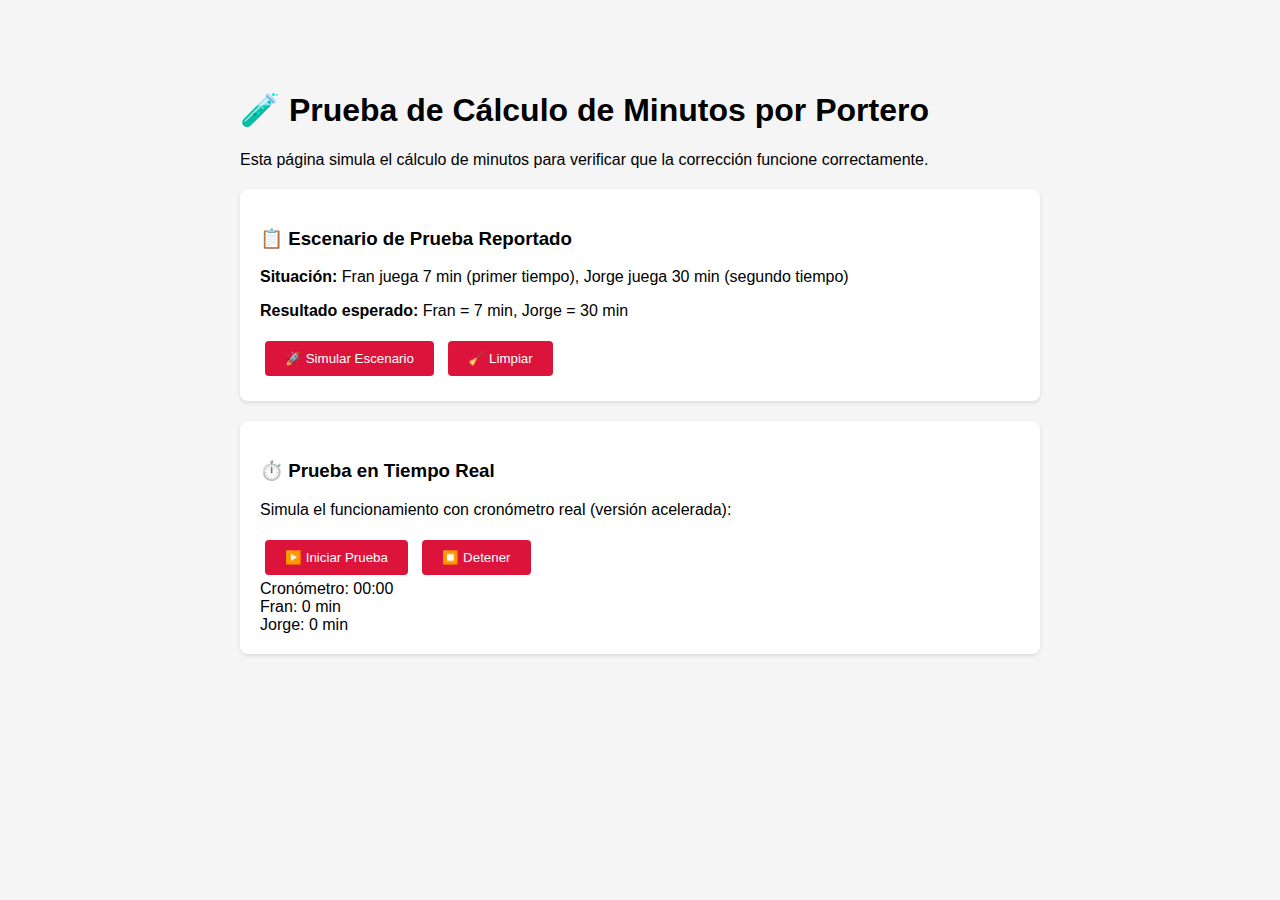
<file: test_minutos.html>
<!DOCTYPE html>
<html lang="es">
<head>
    <meta charset="UTF-8">
    <meta name="viewport" content="width=device-width, initial-scale=1.0">
    <title>Prueba de Cálculo de Minutos</title>
    <style>
        body {
            font-family: Arial, sans-serif;
            max-width: 800px;
            margin: 50px auto;
            padding: 20px;
            background-color: #f5f5f5;
        }
        .test-case {
            background: white;
            padding: 20px;
            margin: 20px 0;
            border-radius: 8px;
            box-shadow: 0 2px 4px rgba(0,0,0,0.1);
        }
        .result {
            padding: 10px;
            margin: 10px 0;
            border-radius: 4px;
        }
        .success { background-color: #d4edda; color: #155724; }
        .error { background-color: #f8d7da; color: #721c24; }
        button {
            background-color: #dc143c;
            color: white;
            border: none;
            padding: 10px 20px;
            border-radius: 4px;
            cursor: pointer;
            margin: 5px;
        }
        button:hover {
            background-color: #b91c3c;
        }
    </style>
</head>
<body>
    <h1>🧪 Prueba de Cálculo de Minutos por Portero</h1>
    <p>Esta página simula el cálculo de minutos para verificar que la corrección funcione correctamente.</p>

    <div class="test-case">
        <h3>📋 Escenario de Prueba Reportado</h3>
        <p><strong>Situación:</strong> Fran juega 7 min (primer tiempo), Jorge juega 30 min (segundo tiempo)</p>
        <p><strong>Resultado esperado:</strong> Fran = 7 min, Jorge = 30 min</p>
        
        <button onclick="simularEscenario()">🚀 Simular Escenario</button>
        <button onclick="limpiarResultados()">🧹 Limpiar</button>
        
        <div id="resultados"></div>
    </div>

    <div class="test-case">
        <h3>⏱️ Prueba en Tiempo Real</h3>
        <p>Simula el funcionamiento con cronómetro real (versión acelerada):</p>
        
        <button onclick="iniciarPruebaReal()">▶️ Iniciar Prueba</button>
        <button onclick="detenerPrueba()">⏹️ Detener</button>
        
        <div id="cronometro">Cronómetro: 00:00</div>
        <div id="minutosPorteros">
            <div>Fran: 0 min</div>
            <div>Jorge: 0 min</div>
        </div>
        <div id="estadoPrueba"></div>
    </div>

    <script>
        // Simulación del cálculo corregido
        function calcularMinutos(tiempoInicioPortero, tiempoActual, minutosBase = 0) {
            const tiempoTranscurrido = tiempoActual - tiempoInicioPortero;
            const minutosJugados = Math.floor(tiempoTranscurrido / 60000); // 60000 ms = 1 minuto
            return minutosBase + minutosJugados;
        }

        function simularEscenario() {
            const resultadosDiv = document.getElementById('resultados');
            resultadosDiv.innerHTML = '<h4>🔄 Simulando escenario...</h4>';

            // Simular timestamps (en ms desde epoch)
            const inicioPartido = Date.now() - 40 * 60 * 1000; // 40 min atrás
            
            // Fran juega primer tiempo: 7 minutos
            const inicioFran = inicioPartido;
            const finPrimerTiempo = inicioPartido + 7 * 60 * 1000; // 7 min después
            const minutosFran = calcularMinutos(inicioFran, finPrimerTiempo, 0);
            
            // Jorge juega segundo tiempo: 30 minutos
            const inicioSegundoTiempo = finPrimerTiempo + 15 * 60 * 1000; // 15 min descanso
            const inicioJorge = inicioSegundoTiempo;
            const finPartido = inicioSegundoTiempo + 30 * 60 * 1000; // 30 min después
            const minutosJorge = calcularMinutos(inicioJorge, finPartido, 0);

            setTimeout(() => {
                let html = '<h4>📊 Resultados de la Simulación:</h4>';
                
                html += `<div class="result ${minutosFran === 7 ? 'success' : 'error'}">`;
                html += `<strong>Fran:</strong> ${minutosFran} minutos ${minutosFran === 7 ? '✅' : '❌'}`;
                html += `</div>`;
                
                html += `<div class="result ${minutosJorge === 30 ? 'success' : 'error'}">`;
                html += `<strong>Jorge:</strong> ${minutosJorge} minutos ${minutosJorge === 30 ? '✅' : '❌'}`;
                html += `</div>`;
                
                if (minutosFran === 7 && minutosJorge === 30) {
                    html += '<div class="result success"><strong>🎉 ¡PRUEBA EXITOSA!</strong> El cálculo funciona correctamente.</div>';
                } else {
                    html += '<div class="result error"><strong>❌ FALLO EN LA PRUEBA</strong> Hay errores en el cálculo.</div>';
                }
                
                resultadosDiv.innerHTML = html;
            }, 1000);
        }

        function limpiarResultados() {
            document.getElementById('resultados').innerHTML = '';
        }

        // Prueba en tiempo real
        let pruebaTimer = null;
        let inicioTiempoReal = null;
        let porteroActual = 'Fran';
        let inicioPorteroActual = null;
        let minutosFranBase = 0;
        let minutosJorgeBase = 0;
        let fase = 'primer_tiempo'; // primer_tiempo, descanso, segundo_tiempo

        function iniciarPruebaReal() {
            if (pruebaTimer) detenerPrueba();
            
            inicioTiempoReal = Date.now();
            inicioPorteroActual = Date.now();
            porteroActual = 'Fran';
            minutosFranBase = 0;
            minutosJorgeBase = 0;
            fase = 'primer_tiempo';
            
            document.getElementById('estadoPrueba').innerHTML = '<div class="result">📍 Fase: Primer Tiempo - Fran jugando</div>';
            
            pruebaTimer = setInterval(() => {
                actualizarPruebaReal();
            }, 100); // Actualizar cada 100ms para suavidad visual
        }

        function actualizarPruebaReal() {
            const ahora = Date.now();
            const tiempoTotal = Math.floor((ahora - inicioTiempoReal) / 1000); // en segundos
            const minutos = Math.floor(tiempoTotal / 60);
            const segundos = tiempoTotal % 60;
            
            document.getElementById('cronometro').textContent = 
                `Cronómetro: ${minutos.toString().padStart(2, '0')}:${segundos.toString().padStart(2, '0')}`;
            
            // Cambios automáticos para simular el escenario
            if (fase === 'primer_tiempo' && tiempoTotal >= 7) {
                // Después de 7 segundos (simulando 7 minutos), cambiar a descanso
                minutosFranBase = calcularMinutos(inicioPorteroActual, ahora, minutosFranBase);
                fase = 'descanso';
                document.getElementById('estadoPrueba').innerHTML = '<div class="result">⏸️ Fase: Descanso - No se cuentan minutos</div>';
            } else if (fase === 'descanso' && tiempoTotal >= 10) {
                // Después de 10 segundos total (3 seg descanso), iniciar segundo tiempo con Jorge
                porteroActual = 'Jorge';
                inicioPorteroActual = ahora;
                fase = 'segundo_tiempo';
                document.getElementById('estadoPrueba').innerHTML = '<div class="result">📍 Fase: Segundo Tiempo - Jorge jugando</div>';
            } else if (fase === 'segundo_tiempo' && tiempoTotal >= 40) {
                // Después de 40 segundos total (30 seg para Jorge), finalizar
                minutosJorgeBase = calcularMinutos(inicioPorteroActual, ahora, minutosJorgeBase);
                detenerPrueba();
                document.getElementById('estadoPrueba').innerHTML = '<div class="result success">🏁 ¡Partido terminado! Verificar resultados.</div>';
                return;
            }
            
            // Calcular minutos actuales
            let minutosFran = minutosFranBase;
            let minutosJorge = minutosJorgeBase;
            
            if (fase === 'primer_tiempo' && porteroActual === 'Fran') {
                minutosFran = calcularMinutos(inicioPorteroActual, ahora, minutosFranBase);
            } else if (fase === 'segundo_tiempo' && porteroActual === 'Jorge') {
                minutosJorge = calcularMinutos(inicioPorteroActual, ahora, minutosJorgeBase);
            }
            
            document.getElementById('minutosPorteros').innerHTML = `
                <div>Fran: ${minutosFran} min ${porteroActual === 'Fran' && fase !== 'descanso' ? '(jugando)' : ''}</div>
                <div>Jorge: ${minutosJorge} min ${porteroActual === 'Jorge' && fase !== 'descanso' ? '(jugando)' : ''}</div>
            `;
        }

        function detenerPrueba() {
            if (pruebaTimer) {
                clearInterval(pruebaTimer);
                pruebaTimer = null;
            }
        }

        // Limpiar al cerrar página
        window.addEventListener('beforeunload', detenerPrueba);
    </script>
</body>
</html>
</file>
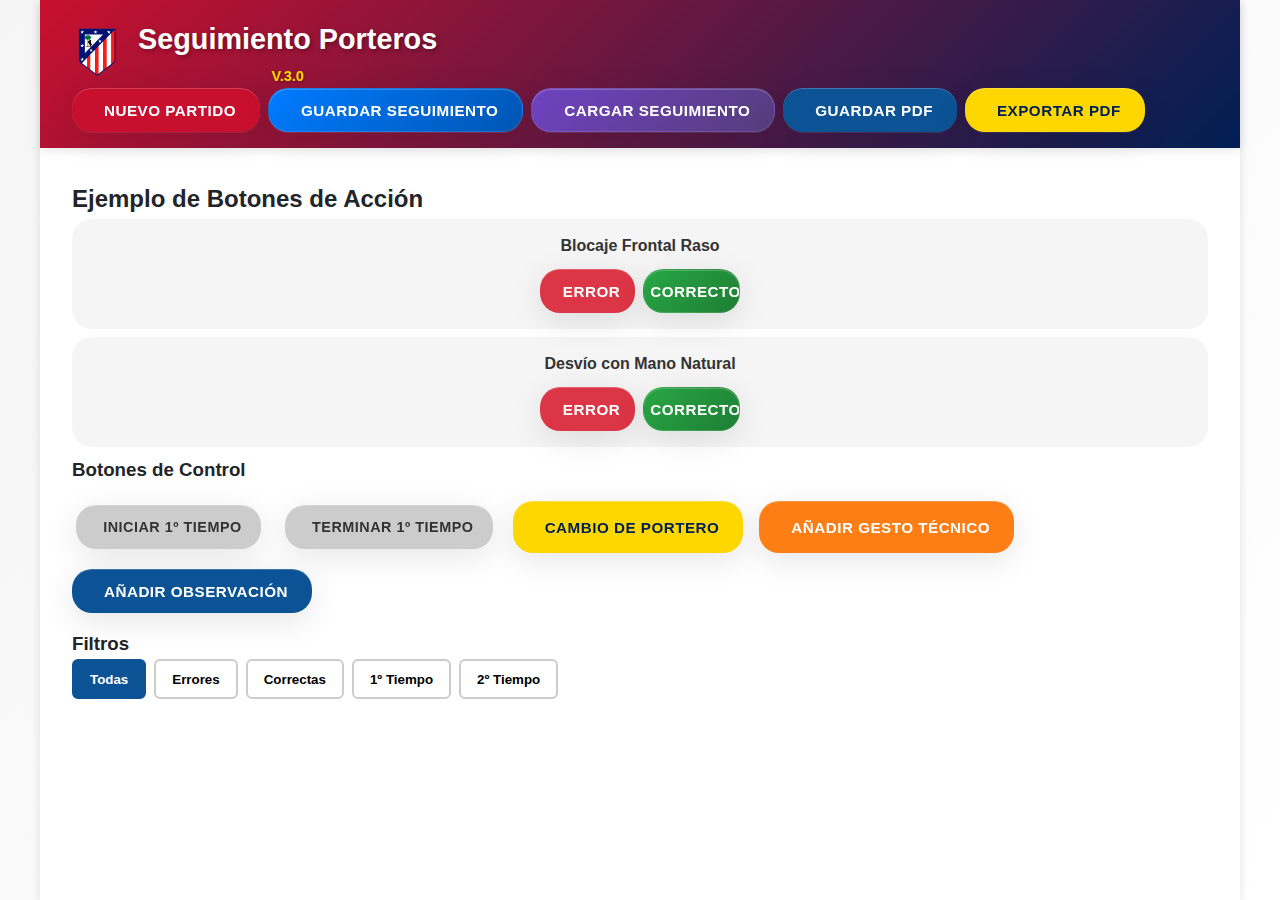
<file: test_visual.html>
<!DOCTYPE html>
<html lang="es">
<head>
    <meta charset="UTF-8">
    <meta name="viewport" content="width=device-width, initial-scale=1.0">
    <title>Test Visual - Seguimiento Porteros V.3.0</title>
    <link rel="stylesheet" href="https://cdnjs.cloudflare.com/ajax/libs/font-awesome/6.5.0/css/all.min.css">
    <link rel="preconnect" href="https://fonts.googleapis.com">
    <link rel="preconnect" href="https://fonts.gstatic.com" crossorigin>
    <link href="https://fonts.googleapis.com/css2?family=Orbitron:wght@400;500;600;700;800;900&display=swap" rel="stylesheet">
    <link rel="stylesheet" href="styles.css">
</head>
<body>
    <div class="app-container">
        <!-- Header -->
        <header class="header">
            <div class="logo-container">
                <img src="escudo-atm.png" alt="Atlético de Madrid" class="logo">
                <div class="title-container">
                    <h1>Seguimiento Porteros</h1>
                    <span class="version">V.3.0</span>
                </div>
            </div>
            <div class="match-info">
                <div class="match-controls">
                    <button class="btn btn-primary">
                        <i class="fas fa-plus"></i> Nuevo Partido
                    </button>
                    <button class="btn btn-save">
                        <i class="fas fa-save"></i> Guardar Seguimiento
                    </button>
                    <button class="btn btn-load">
                        <i class="fas fa-folder-open"></i> Cargar Seguimiento
                    </button>
                    <button class="btn btn-secondary">
                        <i class="fas fa-file-pdf"></i> Guardar PDF
                    </button>
                    <button class="btn btn-accent">
                        <i class="fas fa-download"></i> Exportar PDF
                    </button>
                </div>
            </div>
        </header>

        <!-- Ejemplos de botones de acción -->
        <main class="main-content" style="padding: 2rem;">
            <h2>Ejemplo de Botones de Acción</h2>
            
            <div class="action-item">
                <div class="action-name">Blocaje Frontal Raso</div>
                <div class="action-buttons">
                    <button class="btn btn-error">
                        <i class="fas fa-times"></i> Error
                    </button>
                    <button class="btn btn-success">
                        <i class="fas fa-check"></i> Correcto
                    </button>
                </div>
            </div>

            <div class="action-item">
                <div class="action-name">Desvío con Mano Natural</div>
                <div class="action-buttons">
                    <button class="btn btn-error">
                        <i class="fas fa-times"></i> Error
                    </button>
                    <button class="btn btn-success">
                        <i class="fas fa-check"></i> Correcto
                    </button>
                </div>
            </div>

            <h3>Botones de Control</h3>
            <div style="display: flex; gap: 1rem; flex-wrap: wrap; margin: 1rem 0;">
                <button class="btn btn-phase">
                    <i class="fas fa-play"></i> Iniciar 1º Tiempo
                </button>
                <button class="btn btn-phase">
                    <i class="fas fa-stop"></i> Terminar 1º Tiempo
                </button>
                <button class="btn btn-accent">
                    <i class="fas fa-exchange-alt"></i> Cambio de Portero
                </button>
                <button class="btn btn-warning">
                    <i class="fas fa-plus-circle"></i> Añadir Gesto Técnico
                </button>
                <button class="btn btn-info">
                    <i class="fas fa-clipboard"></i> Añadir Observación
                </button>
            </div>

            <h3>Filtros</h3>
            <div style="display: flex; gap: 0.5rem; flex-wrap: wrap;">
                <button class="filter-btn active">
                    <i class="fas fa-list"></i> Todas
                </button>
                <button class="filter-btn">
                    <i class="fas fa-times-circle"></i> Errores
                </button>
                <button class="filter-btn">
                    <i class="fas fa-check-circle"></i> Correctas
                </button>
                <button class="filter-btn">
                    <i class="fas fa-clock"></i> 1º Tiempo
                </button>
                <button class="filter-btn">
                    <i class="fas fa-clock"></i> 2º Tiempo
                </button>
            </div>
        </main>
    </div>
</body>
</html>
</file>
<file: styles.css>
/* Colores corporativos Atlético de Madrid */
:root {
    --primary-red: #c8102e;
    --primary-blue: #0b5394;
    --accent-gold: #ffd700;
    --dark-blue: #001f54;
    --light-gray: #f5f5f5;
    --medium-gray: #cccccc;
    --dark-gray: #333333;
    --success-green: #28a745;
    --error-red: #dc3545;
    --warning-orange: #fd7e14;
    --white: #ffffff;
    --text-dark: #212529;
    --shadow: 0 2px 10px rgba(0, 0, 0, 0.1);
    --shadow-hover: 0 4px 20px rgba(0, 0, 0, 0.15);
}

/* Reset y configuración base */
* {
    margin: 0;
    padding: 0;
    box-sizing: border-box;
}

body {
    font-family: 'Orbitron', 'Segoe UI', Tahoma, Geneva, Verdana, sans-serif;
    background: linear-gradient(135deg, var(--light-gray) 0%, var(--white) 100%);
    color: var(--text-dark);
    line-height: 1.6;
    min-height: 100vh;
}

.app-container {
    max-width: 1200px;
    margin: 0 auto;
    min-height: 100vh;
    background: var(--white);
    box-shadow: var(--shadow);
}

/* Header */
.header {
    background: linear-gradient(135deg, var(--primary-red) 0%, var(--dark-blue) 100%);
    color: var(--white);
    padding: 1rem 2rem;
    display: flex;
    justify-content: space-between;
    align-items: center;
    box-shadow: var(--shadow);
    position: sticky;
    top: 0;
    z-index: 100;
    flex-wrap: wrap;
}

.logo-container {
    display: flex;
    align-items: center;
    gap: 1rem;
}

.logo {
    width: 50px;
    height: 50px;
    border-radius: 8px;
    object-fit: cover;
}

.title-container {
    display: flex;
    flex-direction: column;
    align-items: center;
}

.header h1 {
    font-family: 'Orbitron', sans-serif;
    font-size: 1.8rem;
    font-weight: 700;
    text-shadow: 2px 2px 4px rgba(0, 0, 0, 0.3);
    white-space: nowrap;
    margin: 0;
}

.version {
    font-family: 'Orbitron', sans-serif;
    font-size: 0.9rem;
    font-weight: 600;
    color: var(--accent-gold);
    text-shadow: 1px 1px 2px rgba(0, 0, 0, 0.3);
    margin-top: 0.2rem;
}

.match-controls {
    display: flex;
    gap: 0.5rem;
    flex-wrap: wrap;
}

/* Buttons - Liquid Glass iOS Style */
.btn {
    font-family: 'Orbitron', sans-serif;
    padding: 0.75rem 1.5rem;
    border: none;
    border-radius: 20px;
    font-size: 0.95rem;
    font-weight: 600;
    cursor: pointer;
    transition: all 0.4s cubic-bezier(0.25, 0.46, 0.45, 0.94);
    text-transform: uppercase;
    letter-spacing: 0.5px;
    display: inline-flex;
    align-items: center;
    justify-content: center;
    gap: 0.5rem;
    min-height: 44px;
    min-width: 44px;
    text-align: center;
    white-space: nowrap;
    backdrop-filter: blur(20px);
    -webkit-backdrop-filter: blur(20px);
    box-shadow: 
        0 8px 32px rgba(0, 0, 0, 0.1),
        inset 0 1px 0 rgba(255, 255, 255, 0.2),
        0 1px 0 rgba(255, 255, 255, 0.1);
    position: relative;
    overflow: hidden;
}

.btn:hover:not(:disabled) {
    transform: translateY(-3px) scale(1.02);
    box-shadow: 
        0 12px 40px rgba(0, 0, 0, 0.15),
        inset 0 1px 0 rgba(255, 255, 255, 0.3),
        0 1px 0 rgba(255, 255, 255, 0.2);
}

.btn:active {
    transform: translateY(-1px) scale(0.98);
    transition: all 0.1s ease;
}

.btn:active {
    transform: translateY(0);
}

.btn:disabled {
    opacity: 0.6;
    cursor: not-allowed;
    transform: none;
}

.btn-primary {
    background: var(--primary-red);
    color: var(--white);
}

.btn-primary:hover:not(:disabled) {
    background: #a50d26;
}

.btn-secondary {
    background: var(--primary-blue);
    color: var(--white);
}

.btn-secondary:hover:not(:disabled) {
    background: #094a86;
}

.btn-accent {
    background: var(--accent-gold);
    color: var(--dark-blue);
}

.btn-accent:hover:not(:disabled) {
    background: #e6c200;
}

.btn-warning {
    background: var(--warning-orange);
    color: var(--white);
}

.btn-warning:hover:not(:disabled) {
    background: #e8590c;
}

.btn-info {
    background: var(--primary-blue);
    color: var(--white);
}

.btn-info:hover:not(:disabled) {
    background: #0056b3;
}

.btn-install {
    background: var(--success-green);
    color: var(--white);
}

.btn-install:hover:not(:disabled) {
    background: #218838;
}

.btn-success {
    background: linear-gradient(135deg, var(--success-green) 0%, #1e7e34 100%);
    color: var(--white);
    flex: 1;
    min-width: 80px;
    border: 1px solid rgba(255, 255, 255, 0.1);
}

.btn-success:hover:not(:disabled) {
    background: #218838;
}

.btn-error {
    background: var(--error-red);
    color: var(--white);
    flex: 1;
    min-width: 80px;
}

.btn-error:hover:not(:disabled) {
    background: #c82333;
}

.btn-save {
    background: linear-gradient(135deg, #007bff 0%, #0056b3 100%);
    color: var(--white);
    border: 1px solid rgba(255, 255, 255, 0.1);
}

.btn-save:hover:not(:disabled) {
    background: linear-gradient(135deg, #0056b3 0%, #004085 100%);
}

.btn-load {
    background: linear-gradient(135deg, #6f42c1 0%, #563d7c 100%);
    color: var(--white);
    border: 1px solid rgba(255, 255, 255, 0.1);
}

.btn-load:hover:not(:disabled) {
    background: linear-gradient(135deg, #563d7c 0%, #452b63 100%);
}

/* Modal de carga de seguimientos */
.saved-list {
    max-height: 400px;
    overflow-y: auto;
    margin: 1rem 0;
    border-radius: 15px;
    background: rgba(248, 249, 250, 0.5);
    backdrop-filter: blur(10px);
    padding: 1rem;
}

.saved-item {
    display: flex;
    justify-content: space-between;
    align-items: center;
    padding: 1rem;
    margin: 0.5rem 0;
    background: rgba(255, 255, 255, 0.7);
    border-radius: 12px;
    border: 1px solid rgba(255, 255, 255, 0.2);
    backdrop-filter: blur(10px);
    transition: all 0.3s ease;
}

.saved-item:hover {
    background: rgba(255, 255, 255, 0.9);
    transform: translateY(-2px);
    box-shadow: 0 8px 25px rgba(0, 0, 0, 0.1);
}

.saved-info h4 {
    font-family: 'Orbitron', sans-serif;
    margin: 0 0 0.25rem 0;
    color: var(--dark-blue);
    font-weight: 600;
}

.saved-info p {
    margin: 0;
    font-size: 0.85rem;
    color: var(--dark-gray);
}

.saved-actions {
    display: flex;
    gap: 0.5rem;
}

.saved-actions .btn {
    padding: 0.5rem 1rem;
    font-size: 0.8rem;
    min-width: auto;
}

.no-saves {
    text-align: center;
    color: var(--medium-gray);
    font-style: italic;
    padding: 2rem;
}

.btn-phase {
    background: var(--medium-gray);
    color: var(--dark-gray);
    margin: 0.25rem;
    font-size: 0.9rem;
    padding: 0.6rem 1.2rem;
}

.btn-phase:hover:not(:disabled) {
    background: var(--primary-blue);
    color: var(--white);
}

.btn-phase:disabled {
    background: #e9ecef;
    color: #6c757d;
}

.btn-small {
    padding: 0.5rem 1rem;
    font-size: 0.9rem;
}

.btn-large {
    padding: 1rem 2rem;
    font-size: 1.2rem;
    min-width: 200px;
}

/* Modal */
.modal {
    display: none;
    position: fixed;
    z-index: 1000;
    left: 0;
    top: 0;
    width: 100%;
    height: 100%;
    background-color: rgba(0, 0, 0, 0.5);
    backdrop-filter: blur(5px);
}

.modal.show {
    display: flex;
    align-items: center;
    justify-content: center;
}

.modal-content {
    background: var(--white);
    padding: 2rem;
    border-radius: 25px;
    width: 90%;
    max-width: 600px;
    max-height: 90vh;
    overflow-y: auto;
    box-shadow: var(--shadow-hover);
    animation: modalSlideIn 0.3s ease-out;
}

@keyframes modalSlideIn {
    from {
        opacity: 0;
        transform: translateY(-50px);
    }
    to {
        opacity: 1;
        transform: translateY(0);
    }
}

.modal-content h2 {
    color: var(--primary-red);
    margin-bottom: 1.5rem;
    text-align: center;
}

.form-row {
    display: flex;
    gap: 1rem;
    margin-bottom: 1rem;
}

.form-group {
    flex: 1;
}

.form-group label {
    display: block;
    margin-bottom: 0.5rem;
    font-weight: 600;
    color: var(--dark-gray);
}

.form-group input,
.form-group select,
.form-group textarea {
    width: 100%;
    padding: 0.75rem;
    border: 2px solid var(--medium-gray);
    border-radius: 6px;
    font-size: 1rem;
    transition: border-color 0.3s ease;
    min-height: 44px;
    font-family: inherit;
}

.form-group textarea {
    min-height: 100px;
    resize: vertical;
}

.form-group input:focus,
.form-group select:focus,
.form-group textarea:focus {
    outline: none;
    border-color: var(--primary-red);
}

.form-group small {
    display: block;
    margin-top: 0.25rem;
    font-size: 0.85rem;
    color: var(--medium-gray);
    font-style: italic;
}

.modal-actions {
    display: flex;
    gap: 1rem;
    justify-content: flex-end;
    margin-top: 2rem;
    flex-wrap: wrap;
}

/* Main Content */
.main-content {
    padding: 2rem;
}

/* Welcome Screen */
.welcome-screen {
    text-align: center;
    padding: 4rem 2rem;
    min-height: 60vh;
    display: flex;
    align-items: center;
    justify-content: center;
}

.welcome-content {
    max-width: 500px;
}

.welcome-logo {
    width: 120px;
    height: 120px;
    margin-bottom: 2rem;
    border-radius: 12px;
    box-shadow: var(--shadow);
    object-fit: cover;
}

.welcome-content h2 {
    color: var(--primary-red);
    font-size: 2.5rem;
    margin-bottom: 0.5rem;
    font-weight: 700;
}

.welcome-content p {
    color: var(--dark-blue);
    font-size: 1.3rem;
    margin-bottom: 1rem;
    font-weight: 600;
}

.slogan {
    color: var(--accent-gold);
    font-style: italic;
    font-weight: 700 !important;
    text-shadow: 1px 1px 2px rgba(0, 0, 0, 0.1);
    margin-bottom: 2rem !important;
}

.welcome-info {
    background: var(--light-gray);
    padding: 1.5rem;
    border-radius: 12px;
    margin-bottom: 2rem;
    border-left: 4px solid var(--primary-red);
}

.welcome-info p {
    margin-bottom: 0.5rem !important;
    font-size: 0.9rem !important;
    color: var(--dark-gray) !important;
}

.welcome-info p:first-child {
    font-weight: 700 !important;
    color: var(--primary-red) !important;
    font-size: 1rem !important;
}

/* Current Match */
.current-match {
    animation: fadeIn 0.5s ease-in;
}

@keyframes fadeIn {
    from { opacity: 0; transform: translateY(20px); }
    to { opacity: 1; transform: translateY(0); }
}

.match-header {
    background: linear-gradient(135deg, var(--primary-red) 0%, var(--primary-blue) 100%);
    color: var(--white);
    padding: 2rem;
    border-radius: 12px;
    margin-bottom: 2rem;
    text-align: center;
    box-shadow: var(--shadow);
}

.match-header h2 {
    font-size: 2rem;
    margin-bottom: 0.5rem;
    word-break: break-word;
}

.match-details {
    font-size: 1.1rem;
    background: linear-gradient(135deg, var(--light-gray) 0%, var(--white) 100%);
    padding: 1.5rem;
    border-radius: 12px;
    border-left: 4px solid var(--primary-red);
    box-shadow: var(--shadow);
    margin-bottom: 1.5rem;
    line-height: 1.8;
    color: var(--dark-gray); /* TEXTO OSCURO PARA QUE SE VEA */
    font-weight: 600;
}

.match-details div {
    margin-bottom: 0.5rem;
    font-weight: 500;
    color: var(--dark-gray); /* ASEGURAR COLOR OSCURO */
}

.match-details strong {
    color: var(--primary-red);
    font-weight: 700;
}

/* COMENTARIO: Primera definición eliminada para evitar conflictos */

.goalkeepers-info {
    display: flex;
    justify-content: center;
    gap: 2rem;
    flex-wrap: wrap;
}

.goalkeeper-item {
    font-size: 1rem;
    color: var(--white);
    font-weight: 600;
    text-shadow: 1px 1px 2px rgba(0, 0, 0, 0.3);
    padding: 0.5rem 1rem;
    background: rgba(255, 255, 255, 0.1);
    border-radius: 8px;
    border: 1px solid rgba(255, 255, 255, 0.2);
}

/* Arreglar colores de minutos para que sean visibles */
.goalkeeper-minutes {
    color: var(--white) !important;
    font-weight: 600 !important;
    text-shadow: 1px 1px 2px rgba(0, 0, 0, 0.5) !important;
    background: rgba(255, 255, 255, 0.2);
    padding: 0.2rem 0.5rem;
    border-radius: 4px;
    margin-left: 0.5rem;
}

/* Time Controls */
.time-controls {
    display: flex;
    align-items: center;
    gap: 2rem;
    margin-bottom: 2rem;
    background: var(--light-gray);
    padding: 1.5rem;
    border-radius: 12px;
    box-shadow: var(--shadow);
    flex-wrap: wrap;
}

.match-phases {
    display: flex;
    gap: 0.5rem;
    flex-wrap: wrap;
    flex: 1;
}

.timer-section {
    display: flex;
    flex-direction: column;
    align-items: center;
    gap: 0.5rem;
    min-width: 150px;
}

.current-phase {
    font-weight: 600;
    color: var(--primary-red);
    font-size: 1.1rem;
    text-align: center;
}

.timer {
    display: flex;
    align-items: center;
    gap: 1rem;
}

#currentTime {
    font-size: 1.5rem;
    font-weight: 700;
    color: var(--primary-red);
    font-family: 'Courier New', monospace;
}

/* Goalkeeper Change */
.goalkeeper-change {
    margin-bottom: 2rem;
    text-align: center;
    display: flex;
    gap: 1rem;
    justify-content: center;
    flex-wrap: wrap;
}

/* Category Tabs */
.category-tabs {
    display: flex;
    gap: 0.5rem;
    margin-bottom: 2rem;
    background: var(--light-gray);
    padding: 0.5rem;
    border-radius: 12px;
    overflow-x: auto;
    flex-wrap: wrap;
}

.tab-btn {
    padding: 1rem 2rem;
    border: none;
    border-radius: 8px;
    background: transparent;
    cursor: pointer;
    font-weight: 600;
    transition: all 0.3s ease;
    white-space: nowrap;
    min-height: 44px;
    margin: 0.25rem;
}

.tab-btn:hover {
    background: var(--medium-gray);
}

.tab-btn.active {
    background: var(--primary-red);
    color: var(--white);
}

/* Action Categories */
.action-category {
    display: none;
}

.action-category.active {
    display: block;
    animation: fadeIn 0.3s ease-in;
}

.action-category h3 {
    color: var(--primary-red);
    font-size: 1.5rem;
    margin-bottom: 1.5rem;
    text-align: center;
}

.actions-grid {
    display: grid;
    gap: 2rem;
    grid-template-columns: repeat(auto-fit, minmax(320px, 1fr));
    margin-bottom: 2rem;
}

.action-group {
    background: var(--white);
    border: 2px solid var(--light-gray);
    border-radius: 12px;
    padding: 1.5rem;
    box-shadow: var(--shadow);
    transition: all 0.3s ease;
}

.action-group:hover {
    border-color: var(--primary-red);
    box-shadow: var(--shadow-hover);
}

.action-group h4 {
    color: var(--primary-blue);
    margin-bottom: 1rem;
    text-align: center;
    font-size: 1.2rem;
}

.action-item {
    display: flex;
    flex-direction: column;
    align-items: center;
    padding: 1rem;
    margin-bottom: 0.5rem;
    background: var(--light-gray);
    border-radius: 20px;
    transition: all 0.3s ease;
    gap: 0.75rem;
    text-align: center;
}

.action-item:hover {
    background: #e9e9e9;
}

.action-name {
    font-weight: 600;
    color: var(--dark-gray);
    word-break: break-word;
    font-size: 1rem;
    line-height: 1.4;
}

.action-buttons {
    display: flex;
    gap: 0.5rem;
    width: 100%;
    max-width: 200px;
}

/* Action Log */
.action-log {
    margin-top: 3rem;
    background: var(--white);
    border: 2px solid var(--light-gray);
    border-radius: 12px;
    padding: 2rem;
    box-shadow: var(--shadow);
}

.action-log h3 {
    color: var(--primary-red);
    margin-bottom: 1rem;
}

.log-filters {
    display: flex;
    gap: 0.5rem;
    margin-bottom: 1.5rem;
    flex-wrap: wrap;
}

.filter-btn {
    padding: 0.5rem 1rem;
    border: 2px solid var(--medium-gray);
    border-radius: 6px;
    background: var(--white);
    cursor: pointer;
    font-weight: 600;
    transition: all 0.3s ease;
    min-height: 40px;
}

.filter-btn:hover {
    background: var(--light-gray);
}

.filter-btn.active {
    background: var(--primary-blue);
    color: var(--white);
    border-color: var(--primary-blue);
}

.actions-list {
    max-height: 400px;
    overflow-y: auto;
}

.action-entry {
    display: flex;
    justify-content: space-between;
    align-items: center;
    padding: 1rem;
    margin-bottom: 0.5rem;
    border-radius: 8px;
    border-left: 4px solid var(--medium-gray);
    background: var(--light-gray);
    animation: slideInLeft 0.3s ease-out;
    gap: 1rem;
}

@keyframes slideInLeft {
    from {
        opacity: 0;
        transform: translateX(-20px);
    }
    to {
        opacity: 1;
        transform: translateX(0);
    }
}

.action-entry.correcto {
    border-left-color: var(--success-green);
}

.action-entry.error {
    border-left-color: var(--error-red);
}

.action-entry.cambio {
    border-left-color: var(--accent-gold);
}

.action-info {
    flex: 1;
    min-width: 0;
}

.action-name-log {
    font-weight: 600;
    color: var(--dark-gray);
    margin-bottom: 0.25rem;
    word-break: break-word;
}

.action-time {
    font-size: 0.85rem;
    color: var(--medium-gray);
}

.action-result {
    font-weight: 700;
    padding: 0.25rem 0.75rem;
    border-radius: 6px;
    text-transform: uppercase;
    font-size: 0.85rem;
    flex-shrink: 0;
}

.action-result.correcto {
    background: var(--success-green);
    color: var(--white);
}

.action-result.error {
    background: var(--error-red);
    color: var(--white);
}

.action-result.change {
    background: var(--accent-gold);
    color: var(--dark-blue);
}

/* Statistics Summary */
.statistics {
    margin-top: 3rem;
    background: var(--white);
    border: 2px solid var(--light-gray);
    border-radius: 12px;
    padding: 2rem;
    box-shadow: var(--shadow);
}

.statistics h3 {
    color: var(--primary-red);
    margin-bottom: 1.5rem;
    text-align: center;
}

.stats-grid {
    display: grid;
    grid-template-columns: repeat(auto-fit, minmax(200px, 1fr));
    gap: 1.5rem;
}

.stat-card {
    background: var(--light-gray);
    padding: 1.5rem;
    border-radius: 12px;
    text-align: center;
    transition: all 0.3s ease;
    border: 2px solid transparent;
}

.stat-card:hover {
    transform: translateY(-5px);
    box-shadow: var(--shadow-hover);
}

.stat-card.success {
    border-color: var(--success-green);
}

.stat-card.error {
    border-color: var(--error-red);
}

.stat-number {
    font-size: 2.5rem;
    font-weight: 700;
    color: var(--primary-red);
    margin-bottom: 0.5rem;
}

.stat-card.success .stat-number {
    color: var(--success-green);
}

.stat-card.error .stat-number {
    color: var(--error-red);
}

.stat-label {
    font-weight: 600;
    color: var(--dark-gray);
    text-transform: uppercase;
    letter-spacing: 0.5px;
    font-size: 0.9rem;
}

/* Status Indicator (Notifications) */
.status-indicator {
    position: fixed;
    top: 100px;
    right: 20px;
    padding: 1rem 1.5rem;
    border-radius: 8px;
    color: var(--white);
    font-weight: 600;
    z-index: 1001;
    max-width: 300px;
    word-wrap: break-word;
    animation: slideInRight 0.3s ease-out;
}

@keyframes slideInRight {
    from {
        opacity: 0;
        transform: translateX(100%);
    }
    to {
        opacity: 1;
        transform: translateX(0);
    }
}

.status-indicator.success {
    background: var(--success-green);
}

.status-indicator.error {
    background: var(--error-red);
}

.status-indicator.info {
    background: var(--primary-blue);
}

/* Responsive Design */
@media (max-width: 768px) {
    .header {
        flex-direction: column;
        gap: 1rem;
        text-align: center;
    }
    
    .header h1 {
        font-size: 1.5rem;
    }
    
    .match-controls {
        justify-content: center;
    }
    
    .time-controls {
        flex-direction: column;
        align-items: stretch;
        gap: 1rem;
    }
    
    .match-phases {
        justify-content: center;
    }
    
    .timer-section {
        min-width: auto;
    }
    
    .form-row {
        flex-direction: column;
    }
    
    .modal-actions {
        justify-content: center;
    }
    
    .category-tabs {
        justify-content: center;
    }
    
    .actions-grid {
        grid-template-columns: 1fr;
    }
    
    .action-item {
        text-align: center;
        gap: 1rem;
    }
    
    .action-buttons {
        width: 100%;
        max-width: none;
    }
    
    .stats-grid {
        grid-template-columns: repeat(2, 1fr);
    }
    
    .action-entry {
        flex-direction: column;
        text-align: center;
        gap: 0.5rem;
    }
    
    .main-content {
        padding: 1rem;
    }
}

@media (max-width: 480px) {
    .btn-large {
        min-width: auto;
        width: 100%;
    }
    
    .stats-grid {
        grid-template-columns: 1fr;
    }
    
    .match-phases {
        flex-direction: column;
    }
    
    .btn-phase {
        width: 100%;
    }
}

/* Print Styles */
@media print {
    .header,
    .btn,
    .modal,
    .status-indicator {
        display: none !important;
    }
    
    .main-content {
        padding: 0;
    }
    
    .current-match {
        page-break-inside: avoid;
    }
}

/* Estilos para el marcador */
.score-section {
    display: flex;
    justify-content: center;
    align-items: center;
    margin: 15px 0;
    padding: 10px;
    background: linear-gradient(135deg, var(--light-gray) 0%, var(--white) 100%);
    border-radius: 8px;
    box-shadow: var(--shadow);
}

.score-team {
    display: flex;
    flex-direction: column;
    align-items: center;
    margin: 0 20px;
}

.team-name {
    font-weight: bold;
    font-size: 0.9rem;
    margin-bottom: 8px;
    color: var(--primary-red);
}

.score-controls {
    display: flex;
    align-items: center;
    gap: 10px;
}

.btn-score {
    background: var(--primary-red);
    color: var(--white);
    border: none;
    border-radius: 50%;
    width: 30px;
    height: 30px;
    font-size: 16px;
    font-weight: bold;
    cursor: pointer;
    transition: all 0.3s ease;
    display: flex;
    align-items: center;
    justify-content: center;
}

.btn-score:hover {
    background: var(--dark-blue);
    transform: scale(1.1);
}

.score-display {
    font-size: 24px;
    font-weight: bold;
    color: var(--primary-red);
    min-width: 30px;
    text-align: center;
}

.score-separator {
    font-size: 24px;
    font-weight: bold;
    color: var(--dark-gray);
    margin: 0 15px;
}

/* Estilos para información extra del partido */
.match-extra-info {
    display: flex;
    justify-content: space-between;
    margin: 10px 0;
    padding: 8px;
    background: rgba(200, 16, 46, 0.1);
    border-radius: 5px;
    font-size: 0.9rem;
    color: var(--white);
    font-weight: bold;
}

.match-extra-info div {
    flex: 1;
}

.match-extra-info strong {
    color: var(--white);
    font-weight: bold;
}

/* Estilos para minutos de porteros */
.goalkeeper-minutes {
    font-size: 0.8rem;
    color: var(--primary-blue);
    font-weight: normal;
    margin-left: 10px;
}

/* Estilos mejorados para el formulario */
.form-row {
    display: grid;
    grid-template-columns: 1fr 1fr;
    gap: 15px;
    margin-bottom: 15px;
}

.form-group {
    display: flex;
    flex-direction: column;
}

.form-group label {
    font-weight: bold;
    color: var(--primary-red);
    margin-bottom: 5px;
    font-size: 0.9rem;
}

.form-group input,
.form-group select {
    padding: 10px;
    border: 2px solid var(--medium-gray);
    border-radius: 5px;
    font-size: 0.9rem;
    transition: border-color 0.3s ease;
}

.form-group input:focus,
.form-group select:focus {
    outline: none;
    border-color: var(--primary-red);
    box-shadow: 0 0 0 3px rgba(200, 16, 46, 0.1);
}

/* Estilos para botones pequeños */
.btn-small {
    padding: 4px 8px;
    font-size: 0.8rem;
    border-radius: 3px;
}

.btn-delete {
    background: var(--error-red);
    color: white;
    border: none;
    cursor: pointer;
    margin-left: 5px;
}

.btn-delete:hover {
    background: #c82333;
}

/* Responsive button improvements */
@media screen and (max-width: 768px) {
    .btn {
        font-size: 0.85rem;
        padding: 0.6rem 1rem;
        white-space: normal;
        word-wrap: break-word;
        hyphens: auto;
        -webkit-hyphens: auto;
        -ms-hyphens: auto;
        line-height: 1.2;
        min-width: 70px;
    }
    
    .btn-success,
    .btn-error {
        min-width: 70px;
        font-size: 0.8rem;
        padding: 0.5rem 0.8rem;
    }
}

@media screen and (max-width: 480px) {
    .btn {
        font-size: 0.75rem;
        padding: 0.5rem 0.8rem;
        letter-spacing: 0.3px;
        min-width: 60px;
    }
    
    .btn-success,
    .btn-error {
        min-width: 60px;
        font-size: 0.7rem;
        padding: 0.4rem 0.6rem;
    }
    
    /* Ensure text fits in action buttons */
    .action-buttons {
        gap: 0.3rem;
    }
    
    .action-buttons .btn {
        flex: 1;
        max-width: none;
    }
}
</file>
